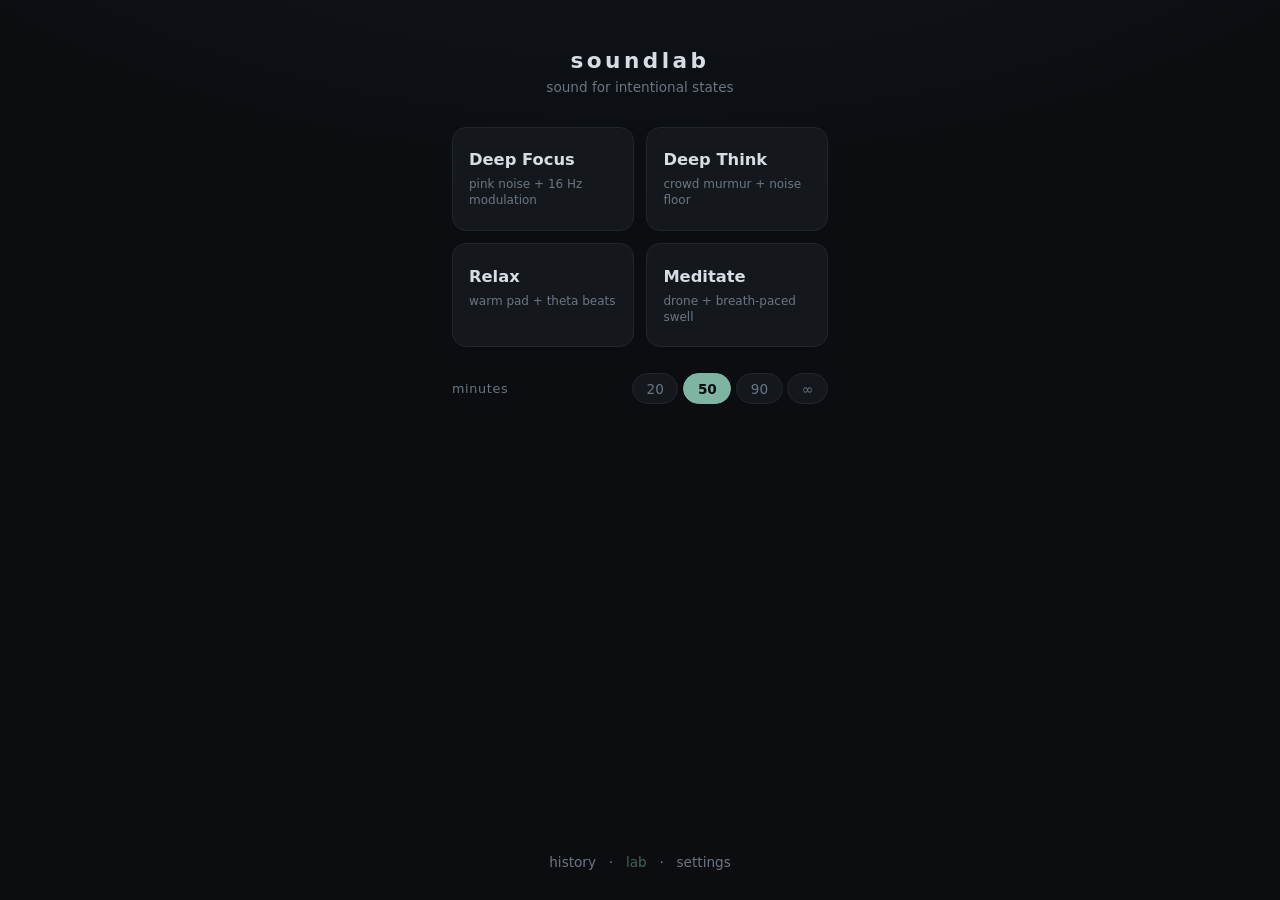
<file: soundlab/index.html>
<!doctype html>
<html lang="en">
<head>
<meta charset="utf-8">
<meta name="viewport" content="width=device-width, initial-scale=1, viewport-fit=cover">
<meta name="theme-color" content="#0b0d10">
<title>soundlab</title>
<link rel="manifest" href="manifest.webmanifest">
<link rel="icon" href="icon.svg" type="image/svg+xml">
<link rel="stylesheet" href="css/style.css">
</head>
<body>

<!-- HOME -->
<main id="screen-home" class="screen active">
  <header class="brand">
    <h1>soundlab</h1>
    <p class="tagline">sound for intentional states</p>
  </header>

  <section class="tiles">
    <button class="tile" data-preset="focus">
      <span class="tile-name">Deep Focus</span>
      <span class="tile-desc">pink noise · 16&nbsp;Hz modulation</span>
    </button>
    <button class="tile" data-preset="think">
      <span class="tile-name">Deep Think</span>
      <span class="tile-desc">crowd murmur · noise floor</span>
    </button>
    <button class="tile" data-preset="relax">
      <span class="tile-name">Relax</span>
      <span class="tile-desc">warm pad · theta beats</span>
    </button>
    <button class="tile" data-preset="meditate">
      <span class="tile-name">Meditate</span>
      <span class="tile-desc">drone · breath-paced swell</span>
    </button>
  </section>

  <section class="duration-row" aria-label="session length">
    <span class="row-label">minutes</span>
    <div class="seg" id="duration-seg">
      <button data-min="20">20</button>
      <button data-min="50" class="on">50</button>
      <button data-min="90">90</button>
      <button data-min="0">∞</button>
    </div>
  </section>

  <footer class="home-foot">
    <button class="linkish" id="nav-history">history</button>
    <span class="dot">·</span>
    <button class="linkish accent-link" id="nav-lab">lab</button>
    <span class="dot">·</span>
    <button class="linkish" id="nav-settings">settings</button>
  </footer>
</main>

<!-- LAB -->
<main id="screen-lab" class="screen">
  <header class="sub-head">
    <button class="linkish back" data-back>← back</button>
    <h2>lab</h2>
    <span class="lab-sub">every control teaches what the evidence says</span>
  </header>

  <div class="lab-transport">
    <button id="lab-play" class="lab-play-btn" aria-label="listen">
      <span class="lab-play-glyph"></span>
    </button>
    <span id="lab-play-label" class="lab-play-label">listen</span>
    <label class="vol lab-vol-wrap">
      <span>volume</span>
      <input id="lab-vol" type="range" min="0" max="100" value="50">
    </label>
    <button id="lab-session-btn" class="btn-primary btn-small">run as session</button>
  </div>

  <div id="lab-layers" class="lab-layers"></div>

  <button id="lab-add-toggle" class="lab-add">+ add layer</button>
  <div id="lab-add-chooser" class="lab-add-chooser hidden"></div>

  <div id="lab-insight" class="lab-insight"></div>

  <section class="lab-section">
    <span class="row-label">recipes</span>
    <div class="lab-save-row">
      <input id="lab-recipe-name" type="text" maxlength="40" placeholder="name this mix" autocomplete="off">
      <button id="lab-save" class="btn-primary btn-small">save</button>
    </div>
    <div id="lab-recipes-list" class="lab-recipes-list"></div>
    <p class="fine">F / T / R / M sets a recipe as the engine behind that daily tile —
      the simple screen stays one tap, running your mix.</p>
  </section>

  <section class="lab-section" id="lab-shelf"></section>
</main>

<!-- SESSION -->
<main id="screen-session" class="screen">
  <p id="session-preset" class="session-preset"></p>
  <p id="session-phase" class="session-phase"></p>
  <p id="session-clock" class="session-clock">--:--</p>

  <div id="aim-wrap" class="aim-wrap">
    <input id="aim-input" type="text" maxlength="140" autocomplete="off"
           placeholder="aim — what does this session deliver?">
  </div>
  <p id="aim-display" class="aim-display hidden"></p>

  <div class="session-controls">
    <label class="vol">
      <span>volume</span>
      <input id="vol-slider" type="range" min="0" max="100" value="50">
    </label>
    <button id="btn-end" class="btn-end">end session</button>
  </div>
</main>

<!-- RATING -->
<main id="screen-rating" class="screen">
  <h2 class="rating-title">how was the focus?</h2>
  <div class="rating-dots" id="rating-dots">
    <button data-r="1">1</button>
    <button data-r="2">2</button>
    <button data-r="3">3</button>
    <button data-r="4">4</button>
    <button data-r="5">5</button>
  </div>
  <input id="rating-note" type="text" maxlength="200" autocomplete="off"
         placeholder="note (optional)">
  <button id="btn-save-rating" class="btn-primary" disabled>save</button>
</main>

<!-- HISTORY -->
<main id="screen-history" class="screen">
  <header class="sub-head">
    <button class="linkish back" data-back>← back</button>
    <h2>history</h2>
  </header>
  <div id="history-stats" class="history-stats"></div>
  <ul id="history-list" class="history-list"></ul>
</main>

<!-- SETTINGS -->
<main id="screen-settings" class="screen">
  <header class="sub-head">
    <button class="linkish back" data-back>← back</button>
    <h2>settings</h2>
  </header>

  <section class="setting">
    <span class="row-label">pre-roll (settle-in before work starts)</span>
    <div class="seg" id="preroll-seg">
      <button data-sec="0">off</button>
      <button data-sec="60">1m</button>
      <button data-sec="180" class="on">3m</button>
      <button data-sec="300">5m</button>
    </div>
  </section>

  <section class="setting">
    <span class="row-label">engine per state</span>
    <div id="engine-picker" class="engine-picker"></div>
    <p class="fine">
      Each state can run more than one recipe. Whichever you pick is recorded with
      every session, so switching engines never muddies the log.
    </p>
  </section>

  <section class="setting">
    <p class="fine">
      Volume guide: set it so the sound sits behind your thoughts, present but ignorable.
      If it competes with a normal speaking voice at arm's length it is too loud for
      hours-long use; lab-effective noise levels sit near hearing-safety limits, so
      favor the lowest level that still works for you. Pure tones concentrate all their
      energy at one frequency, so keep those quieter than the noise beds and take breaks
      on very long sessions.
    </p>
  </section>

  <section class="setting">
    <button class="linkish danger" id="btn-wipe">erase all session data</button>
  </section>

  <footer class="fine about">
    phase 2 · daily mode + lab. Engines: pink noise + AM · binaural / monaural /
    isochronic · pure tone · pad · synthesized murmur. Sessions log locally on this
    device, with the engine variant recorded; blinded A/B arrives with the
    experiment engine.
  </footer>
</main>

<script src="js/presets.js"></script>
<script src="js/insights.js"></script>
<script src="js/engine.js"></script>
<script src="js/app.js"></script>
<script src="js/lab.js"></script>
</body>
</html>
</file>
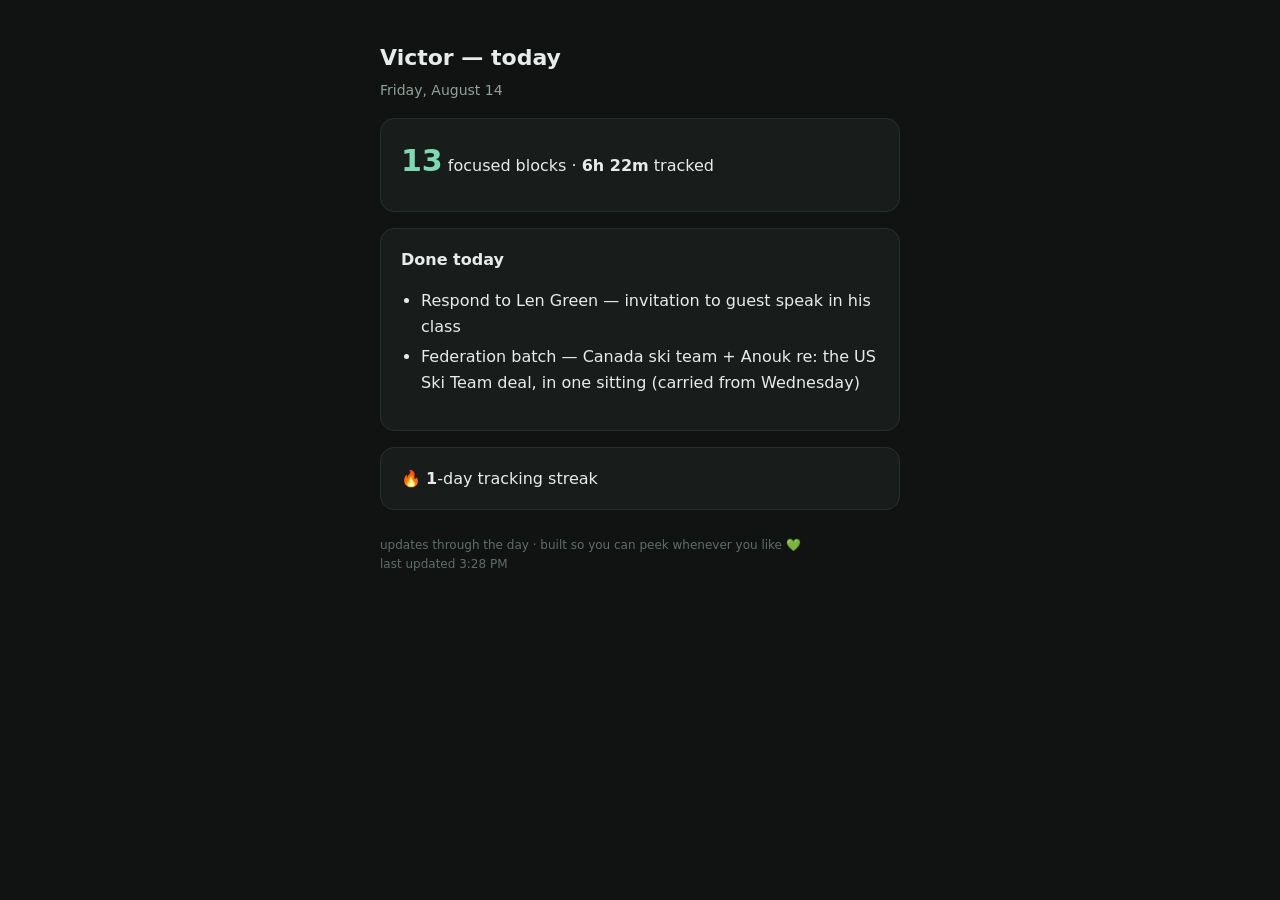
<file: progress.html>
<!doctype html><html><head><meta charset="utf-8">
<meta name="viewport" content="width=device-width,initial-scale=1">
<meta name="robots" content="noindex,nofollow"><title>Victor — today</title>
<style>
 body{font-family:-apple-system,system-ui,sans-serif;max-width:520px;margin:40px auto;
  padding:0 20px;background:#101312;color:#e8ece9;line-height:1.6}
 h1{font-size:22px;margin-bottom:4px} .sub{color:#8fa398;font-size:14px}
 .card{background:#181d1b;border:1px solid #26302b;border-radius:14px;padding:18px 20px;margin:16px 0}
 .big{font-size:30px;font-weight:700;color:#7fd8b4} .q{color:#8fa398;font-style:italic}
 ul{padding-left:20px} li{margin:5px 0} .foot{color:#5d6f66;font-size:12px;margin-top:26px}
 .frog{margin-top:8px}
</style></head><body>
<h1>Victor — today</h1><div class="sub">Friday, August 14</div>
<div class="card"><span class="big">13</span> focused blocks · <b>6h 22m</b> tracked
 <div class="frog"></div></div>
<div class="card"><b>Done today</b><ul><li>Respond to Len Green — invitation to guest speak in his class</li><li>Federation batch — Canada ski team + Anouk re: the US Ski Team deal, in one sitting (carried from Wednesday)</li></ul></div>
<div class="card">🔥 <b>1</b>-day tracking streak</div>
<div class="foot">updates through the day · built so you can peek whenever you like 💚<br>last updated 3:28 PM</div>
</body></html>
</file>
<file: soundlab/css/style.css>
:root {
  --bg: #0b0d10;
  --panel: #14181d;
  --panel-hi: #1b2129;
  --text: #d7dde3;
  --muted: #6b7683;
  --accent: #7fb4a2;
  --accent-dim: #45635a;
  --danger: #c47a6d;
  --radius: 14px;
  font-size: 16px;
}

* { box-sizing: border-box; margin: 0; padding: 0; }

html, body { height: 100%; }

body {
  background: var(--bg);
  color: var(--text);
  font-family: -apple-system, "SF Pro Text", "Helvetica Neue", system-ui, sans-serif;
  -webkit-font-smoothing: antialiased;
  overscroll-behavior: none;
}

/* subtle depth glow behind everything; a fixed layer repaints reliably
   where background-attachment: fixed does not (iOS Safari) */
body::before {
  content: '';
  position: fixed;
  inset: 0;
  z-index: -1;
  background: radial-gradient(120vmax 60vmax at 50% -20vmax, #121820 0%, var(--bg) 60%);
  pointer-events: none;
}

.screen {
  display: none;
  min-height: 100dvh;
  max-width: 26rem;
  margin: 0 auto;
  padding: max(env(safe-area-inset-top), 1.5rem) 1.25rem calc(env(safe-area-inset-bottom) + 1.5rem);
  flex-direction: column;
}
.screen.active { display: flex; animation: rise 0.28s ease both; }

@keyframes rise {
  from { opacity: 0; transform: translateY(6px); }
  to { opacity: 1; transform: none; }
}

.hidden { display: none !important; }

button { font: inherit; color: inherit; background: none; border: none; cursor: pointer; }
input[type="text"] {
  font: inherit; color: var(--text);
  background: var(--panel);
  border: 1px solid #232a33;
  border-radius: 10px;
  padding: 0.7rem 0.9rem;
  width: 100%;
  outline: none;
}
input[type="text"]:focus { border-color: var(--accent-dim); }
input::placeholder { color: var(--muted); }

.linkish { color: var(--muted); text-decoration: none; padding: 0.4rem 0.2rem; }
.linkish:hover { color: var(--text); }
.linkish.danger { color: var(--danger); }

/* ---- home ---- */
.brand { text-align: center; margin: 1.5rem 0 2rem; }
.brand h1 { font-size: 1.35rem; font-weight: 600; letter-spacing: 0.16em; }
.tagline { color: var(--muted); font-size: 0.85rem; margin-top: 0.35rem; }

.tiles { display: grid; grid-template-columns: 1fr 1fr; gap: 0.8rem; }
.tile {
  background: var(--panel);
  border: 1px solid #202730;
  border-radius: var(--radius);
  padding: 1.4rem 1rem 1.2rem;
  text-align: left;
  display: flex; flex-direction: column; gap: 0.45rem;
  transition: background 0.15s, transform 0.05s;
  min-height: 6.5rem;
}
.tile:hover { background: var(--panel-hi); }
.tile:active { transform: scale(0.98); }
.tile-name { font-size: 1.02rem; font-weight: 600; }
.tile-desc { font-size: 0.75rem; color: var(--muted); line-height: 1.35; }

.duration-row {
  margin-top: 1.6rem;
  display: flex; align-items: center; justify-content: space-between;
}
.row-label { color: var(--muted); font-size: 0.8rem; letter-spacing: 0.05em; }

.seg { display: flex; gap: 0.3rem; }
.seg button {
  padding: 0.42rem 0.85rem;
  border-radius: 999px;
  color: var(--muted);
  background: var(--panel);
  border: 1px solid #202730;
  font-size: 0.85rem;
}
.seg button.on { color: var(--bg); background: var(--accent); border-color: var(--accent); font-weight: 600; }

.home-foot {
  margin-top: auto; padding-top: 2.5rem;
  display: flex; justify-content: center; align-items: center; gap: 0.6rem;
  font-size: 0.85rem;
}
.dot { color: var(--muted); }

/* ---- session ---- */
#screen-session { text-align: center; justify-content: center; gap: 0.6rem; }
.session-preset { color: var(--accent); font-size: 0.95rem; letter-spacing: 0.12em; text-transform: lowercase; }
.session-phase { color: var(--muted); font-size: 0.85rem; min-height: 1.2em; }
.session-clock {
  font-size: 4.2rem; font-weight: 200; font-variant-numeric: tabular-nums;
  letter-spacing: 0.04em; margin: 0.5rem 0 1rem;
}
.aim-wrap { margin: 0 0 0.5rem; }
.aim-display { color: var(--muted); font-size: 0.9rem; font-style: italic; margin-bottom: 0.5rem; }

.session-controls {
  margin-top: 2.2rem;
  display: flex; flex-direction: column; gap: 1.4rem; align-items: center;
}
.vol { display: flex; align-items: center; gap: 0.8rem; width: 100%; max-width: 18rem; color: var(--muted); font-size: 0.8rem; }
.vol input[type="range"] { flex: 1; accent-color: var(--accent); }

.btn-end {
  color: var(--muted);
  border: 1px solid #232a33;
  border-radius: 999px;
  padding: 0.65rem 1.6rem;
  font-size: 0.9rem;
}
.btn-end:hover { color: var(--text); border-color: var(--muted); }

/* ---- rating ---- */
#screen-rating { justify-content: center; text-align: center; gap: 1.5rem; }
.rating-title { font-weight: 500; font-size: 1.1rem; }
.rating-dots { display: flex; justify-content: center; gap: 0.7rem; }
.rating-dots button {
  width: 3rem; height: 3rem; border-radius: 50%;
  background: var(--panel); border: 1px solid #232a33;
  font-size: 1rem; color: var(--muted);
}
.rating-dots button.on { background: var(--accent); border-color: var(--accent); color: var(--bg); font-weight: 700; }
.btn-primary {
  background: var(--accent); color: var(--bg);
  border-radius: 999px; padding: 0.7rem 2.2rem; font-weight: 600;
  align-self: center;
}
.btn-primary:disabled { opacity: 0.35; cursor: default; }

/* ---- history & settings ---- */
.sub-head { display: flex; align-items: baseline; gap: 1rem; margin-bottom: 1.6rem; }
.sub-head h2 { font-size: 1.05rem; font-weight: 600; }
.back { font-size: 0.85rem; }

.history-stats {
  display: grid; grid-template-columns: 1fr 1fr; gap: 0.6rem;
  margin-bottom: 1.4rem;
}
.stat-card {
  background: var(--panel); border-radius: 10px; padding: 0.7rem 0.9rem;
  font-size: 0.8rem; color: var(--muted);
}
.stat-card b { display: block; color: var(--text); font-size: 1rem; margin-top: 0.15rem; }

.history-list { list-style: none; display: flex; flex-direction: column; gap: 0.5rem; }
.history-list li {
  background: var(--panel); border-radius: 10px; padding: 0.7rem 0.9rem;
  display: flex; justify-content: space-between; gap: 0.8rem;
  font-size: 0.85rem;
}
.hist-main { display: flex; flex-direction: column; gap: 0.2rem; }
.hist-aim { color: var(--muted); font-size: 0.78rem; font-style: italic; }
.hist-meta { color: var(--muted); text-align: right; white-space: nowrap; font-size: 0.78rem; }
.hist-rating { color: var(--accent); font-weight: 600; }

.setting { margin-bottom: 1.8rem; display: flex; flex-direction: column; gap: 0.7rem; }

.engine-picker { display: flex; flex-direction: column; gap: 0.9rem; }
.engine-group { display: flex; flex-direction: column; gap: 0.4rem; }
.engine-group > span { font-size: 0.82rem; color: var(--text); }
.engine-opts { display: flex; flex-wrap: wrap; gap: 0.3rem; }
.engine-opts button {
  padding: 0.34rem 0.7rem;
  border-radius: 999px;
  font-size: 0.74rem;
  color: var(--muted);
  background: var(--panel);
  border: 1px solid #202730;
  text-align: left;
}
.engine-opts button.on { color: var(--bg); background: var(--accent); border-color: var(--accent); font-weight: 600; }
.fine { color: var(--muted); font-size: 0.78rem; line-height: 1.55; }
.about { margin-top: auto; padding-top: 2rem; }

@media (max-width: 360px) {
  .session-clock { font-size: 3.4rem; }
}

/* ---- lab ---- */
#screen-lab { max-width: 30rem; }
.lab-sub { color: var(--muted); font-size: 0.72rem; margin-left: auto; text-align: right; }
.accent-link { color: var(--accent-dim); }
.accent-link:hover { color: var(--accent); }

.lab-transport {
  display: flex; align-items: center; gap: 0.9rem; flex-wrap: wrap;
  background: var(--panel);
  border: 1px solid #202730;
  border-radius: var(--radius);
  padding: 0.9rem 1rem;
  margin-bottom: 1rem;
}
.lab-play-btn {
  width: 3.2rem; height: 3.2rem; border-radius: 50%;
  border: 1px solid var(--accent-dim);
  display: grid; place-items: center;
  transition: border-color 0.2s, box-shadow 0.3s;
  flex: none;
}
.lab-play-glyph {
  width: 0; height: 0; margin-left: 3px;
  border-left: 0.85rem solid var(--accent);
  border-top: 0.55rem solid transparent;
  border-bottom: 0.55rem solid transparent;
  transition: all 0.15s;
}
.lab-play-btn.playing { border-color: var(--accent); animation: breathe 4s ease-in-out infinite; }
.lab-play-btn.playing .lab-play-glyph {
  width: 0.9rem; height: 0.9rem; margin-left: 0;
  border: none; border-radius: 2px;
  background: var(--accent);
}
@keyframes breathe {
  0%, 100% { box-shadow: 0 0 0 0 rgba(127, 180, 162, 0.0); }
  50% { box-shadow: 0 0 22px 2px rgba(127, 180, 162, 0.25); }
}
.lab-play-label { color: var(--muted); font-size: 0.8rem; width: 2.6rem; }
.lab-vol-wrap { flex: 1; min-width: 8rem; }
.btn-small { padding: 0.5rem 1rem; font-size: 0.8rem; flex: none; }
.btn-primary.btn-small:disabled { opacity: 0.35; }

.lab-layers { display: flex; flex-direction: column; gap: 0.7rem; }
.lab-empty { padding: 1rem 0.2rem; }
.lab-layer {
  background: var(--panel);
  border: 1px solid #202730;
  border-radius: var(--radius);
  padding: 0.8rem 0.95rem;
  transition: opacity 0.2s;
}
.lab-layer.muted { opacity: 0.45; }
.lab-layer-head { display: flex; align-items: center; gap: 0.55rem; cursor: pointer; }
.lab-layer-name { font-weight: 600; font-size: 0.92rem; }
.lab-layer-tools { margin-left: auto; display: flex; gap: 0.2rem; }
.lab-layer-tools button {
  color: var(--muted); font-size: 0.72rem;
  padding: 0.25rem 0.5rem; border-radius: 6px;
}
.lab-layer-tools button:hover { color: var(--text); background: var(--panel-hi); }

.lab-params { display: flex; flex-direction: column; gap: 0.35rem; margin-top: 0.7rem; }
.lab-param {
  display: grid; grid-template-columns: 7.2rem 1fr 5.4rem;
  align-items: center; gap: 0.7rem;
}
.lab-param-label { color: var(--muted); font-size: 0.76rem; }
.lab-param input[type="range"] { width: 100%; accent-color: var(--accent); }
.lab-param-value {
  font-size: 0.76rem; text-align: right;
  font-variant-numeric: tabular-nums; white-space: nowrap;
}
.lab-param-value .band { color: var(--accent); font-style: normal; margin-left: 0.25rem; }
.seg-small button { padding: 0.28rem 0.6rem; font-size: 0.72rem; }

.lab-add {
  margin-top: 0.8rem;
  color: var(--accent-dim);
  border: 1px dashed #2a333e;
  border-radius: var(--radius);
  padding: 0.65rem;
  width: 100%;
  font-size: 0.85rem;
  transition: color 0.15s, border-color 0.15s;
}
.lab-add:hover { color: var(--accent); border-color: var(--accent-dim); }
.lab-add-chooser {
  display: grid; grid-template-columns: 1fr 1fr; gap: 0.4rem;
  margin-top: 0.5rem;
}
.lab-add-chooser button {
  background: var(--panel); border: 1px solid #202730; border-radius: 10px;
  padding: 0.6rem 0.7rem; font-size: 0.8rem; text-align: left;
  display: flex; flex-direction: column; gap: 0.3rem; align-items: flex-start;
}
.lab-add-chooser button:hover { background: var(--panel-hi); }

/* evidence badges — the honesty layer */
.badge {
  font-size: 0.62rem; letter-spacing: 0.04em;
  padding: 0.14rem 0.45rem; border-radius: 999px;
  border: 1px solid transparent; white-space: nowrap;
}
.badge-strong { color: #9fd4be; border-color: #2e5547; background: rgba(127, 180, 162, 0.1); }
.badge-promising { color: #a9c98f; border-color: #465534; background: rgba(154, 189, 122, 0.08); }
.badge-mixed { color: #cdb684; border-color: #5a4c2e; background: rgba(201, 168, 109, 0.08); }
.badge-weak { color: #c39a8a; border-color: #57392f; background: rgba(196, 154, 138, 0.08); }
.badge-none { color: #8d97a3; border-color: #333b45; background: rgba(141, 151, 163, 0.07); }
.badge-experimental { color: #ab9ecd; border-color: #453d5c; background: rgba(171, 158, 205, 0.08); }

/* the insight panel — floats at the bottom while you tweak */
.lab-insight {
  position: sticky; bottom: 0.8rem; z-index: 5;
  margin-top: 1rem;
  background: rgba(20, 24, 29, 0.92);
  backdrop-filter: blur(12px);
  -webkit-backdrop-filter: blur(12px);
  border: 1px solid #232c36;
  border-radius: var(--radius);
  padding: 0.9rem 1rem;
  display: none;
  box-shadow: 0 8px 30px rgba(0, 0, 0, 0.45);
}
.lab-insight.visible { display: block; animation: rise 0.2s ease both; }
.insight-head { display: flex; align-items: center; gap: 0.6rem; margin-bottom: 0.4rem; }
.insight-title { font-weight: 600; font-size: 0.88rem; }
.insight-body { color: #aeb7c0; font-size: 0.78rem; line-height: 1.55; }
.insight-sources { margin-top: 0.45rem; font-size: 0.72rem; }
.insight-sources a { color: var(--accent-dim); text-decoration: none; border-bottom: 1px dotted #34544a; }
.insight-sources a:hover { color: var(--accent); }

.lab-section { margin-top: 1.6rem; display: flex; flex-direction: column; gap: 0.6rem; }
.lab-save-row { display: flex; gap: 0.5rem; }
.lab-save-row input { flex: 1; }
.lab-recipes-list { display: flex; flex-direction: column; gap: 0.4rem; }
.lab-recipe {
  display: flex; align-items: center; gap: 0.6rem;
  background: var(--panel); border-radius: 10px; padding: 0.55rem 0.8rem;
}
.lab-recipe-name { font-size: 0.84rem; flex: 1; min-width: 0; overflow: hidden; text-overflow: ellipsis; }
.lab-recipe-tools { display: flex; gap: 0.25rem; }
.lab-recipe-tools button {
  color: var(--muted); font-size: 0.72rem;
  border: 1px solid #232a33; border-radius: 6px;
  padding: 0.25rem 0.5rem; min-width: 1.9rem;
}
.lab-recipe-tools button.on { color: var(--bg); background: var(--accent); border-color: var(--accent); font-weight: 700; }
.lab-recipe-tools button:hover { border-color: var(--muted); }
.lab-recipe-tools .danger-btn:hover { color: var(--danger); border-color: var(--danger); }

.lab-shelf-group { display: flex; flex-direction: column; gap: 0.45rem; margin-bottom: 1.1rem; }
.lab-shelf-item {
  display: flex; align-items: center; gap: 0.8rem;
  background: var(--panel); border: 1px solid #202730; border-radius: 10px;
  padding: 0.65rem 0.85rem;
}
.lab-shelf-text { display: flex; flex-direction: column; gap: 0.25rem; flex: 1; font-size: 0.84rem; }
.lab-shelf-load {
  color: var(--accent-dim); border: 1px solid #26313c; border-radius: 999px;
  padding: 0.35rem 0.9rem; font-size: 0.76rem; flex: none;
}
.lab-shelf-load:hover { color: var(--accent); border-color: var(--accent-dim); }

@media (max-width: 430px) {
  .lab-sub { display: none; }
  .lab-vol-wrap { flex: 1 1 100%; order: 9; max-width: none; }
}
</file>
